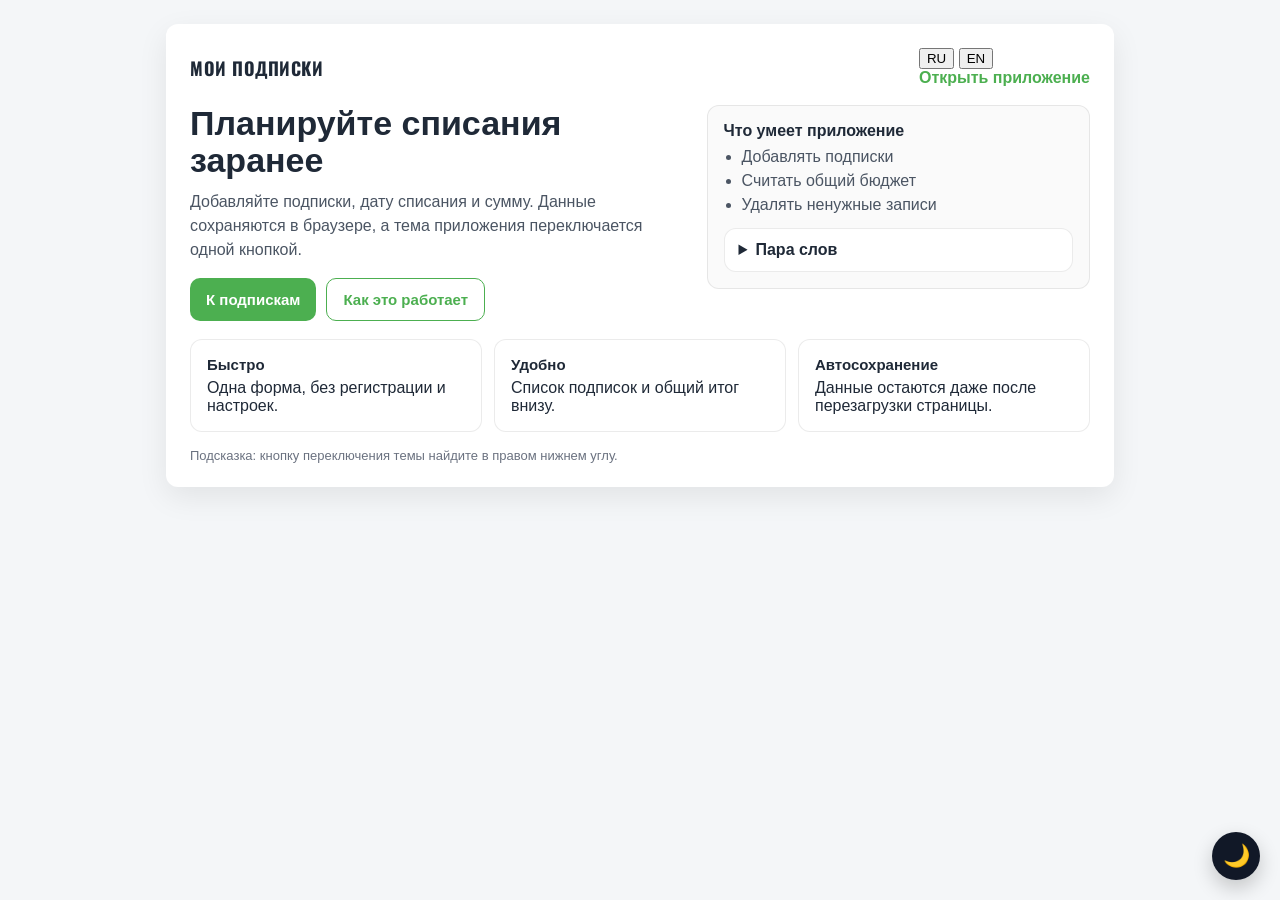
<file: index.html>
<!DOCTYPE html>
<html lang="ru">
<head>
    <meta charset="UTF-8">
    <meta name="viewport" content="width=device-width, initial-scale=1">
    <title>Учёт подписок — лендинг</title>

    <!-- ===== ШРИФТ Oswald ===== -->
    <link rel="preconnect" href="https://fonts.googleapis.com">
    <link rel="preconnect" href="https://fonts.gstatic.com" crossorigin>
    <link href="https://fonts.googleapis.com/css2?family=Oswald:wght@400;600;700&display=swap" rel="stylesheet">

    <!-- ===== СТИЛИ ===== -->
    <link rel="stylesheet" href="styles/index.css">
</head>

<body>
<div class="container">
    <div class="topbar">
        <div class="brand" data-i18n="brand">МОИ ПОДПИСКИ</div>
        <div class="topbar-actions">
            <div id="langSwitch" class="lang-switch" role="group">
                <button type="button" class="lang-btn lang-btn-active" data-lang="ru" aria-pressed="true">RU</button>
                <button type="button" class="lang-btn" data-lang="en" aria-pressed="false">EN</button>
            </div>
            <a class="nav-link" data-i18n="navApp" href="Приложение подписок.html">Открыть приложение</a>
        </div>
    </div>

    <div class="hero">
        <div>
            <h1 data-i18n="heroTitle">Планируйте списания заранее</h1>
            <p class="lead" data-i18n="heroLead">Добавляйте подписки, дату списания и сумму. Данные сохраняются в браузере, а тема приложения переключается одной кнопкой.</p>

            <div class="cta">
                <button type="button" class="btn btn-primary" onclick="location.href='Приложение подписок.html'" data-i18n="ctaPrimary">К подпискам</button>
                <button type="button" class="btn btn-ghost" onclick="document.getElementById('howItWorks').scrollIntoView({behavior: 'smooth'})" data-i18n="ctaHow">Как это работает</button>
            </div>
        </div>

        <div class="card">
            <h2 data-i18n="cardHeading">Что умеет приложение</h2>
            <ul>
                <li data-i18n="cardLi1">Добавлять подписки</li>
                <li data-i18n="cardLi2">Считать общий бюджет</li>
                <li data-i18n="cardLi3">Удалять ненужные записи</li>
            </ul>

            <details id="howItWorks">
                <summary data-i18n="detailsSummary">Пара слов</summary>
                <div class="details-hint" data-i18n="detailsHint">
                    Откройте страницу приложения, добавьте подписки и смотрите общую сумму. Выбор темы сохраняется в localStorage.
                </div>
            </details>
        </div>
    </div>

    <div class="features">
        <div class="feature">
            <h3 data-i18n="feat1Title">Быстро</h3>
            <div data-i18n="feat1Text">Одна форма, без регистрации и настроек.</div>
        </div>
        <div class="feature">
            <h3 data-i18n="feat2Title">Удобно</h3>
            <div data-i18n="feat2Text">Список подписок и общий итог внизу.</div>
        </div>
        <div class="feature">
            <h3 data-i18n="feat3Title">Автосохранение</h3>
            <div data-i18n="feat3Text">Данные остаются даже после перезагрузки страницы.</div>
        </div>
    </div>

    <div class="footer" data-i18n="footerHint">
        Подсказка: кнопку переключения темы найдите в правом нижнем углу.
    </div>
</div>

<button id="themeToggle" class="theme-toggle" onclick="toggleTheme()" title="Переключить тему">🌙</button>

<!-- ===== JAVASCRIPT ===== -->
<script src="scripts/index.js"></script>
</body>
</html>


<script src="scripts/index.js"></script>
</body>
</html>
</file>
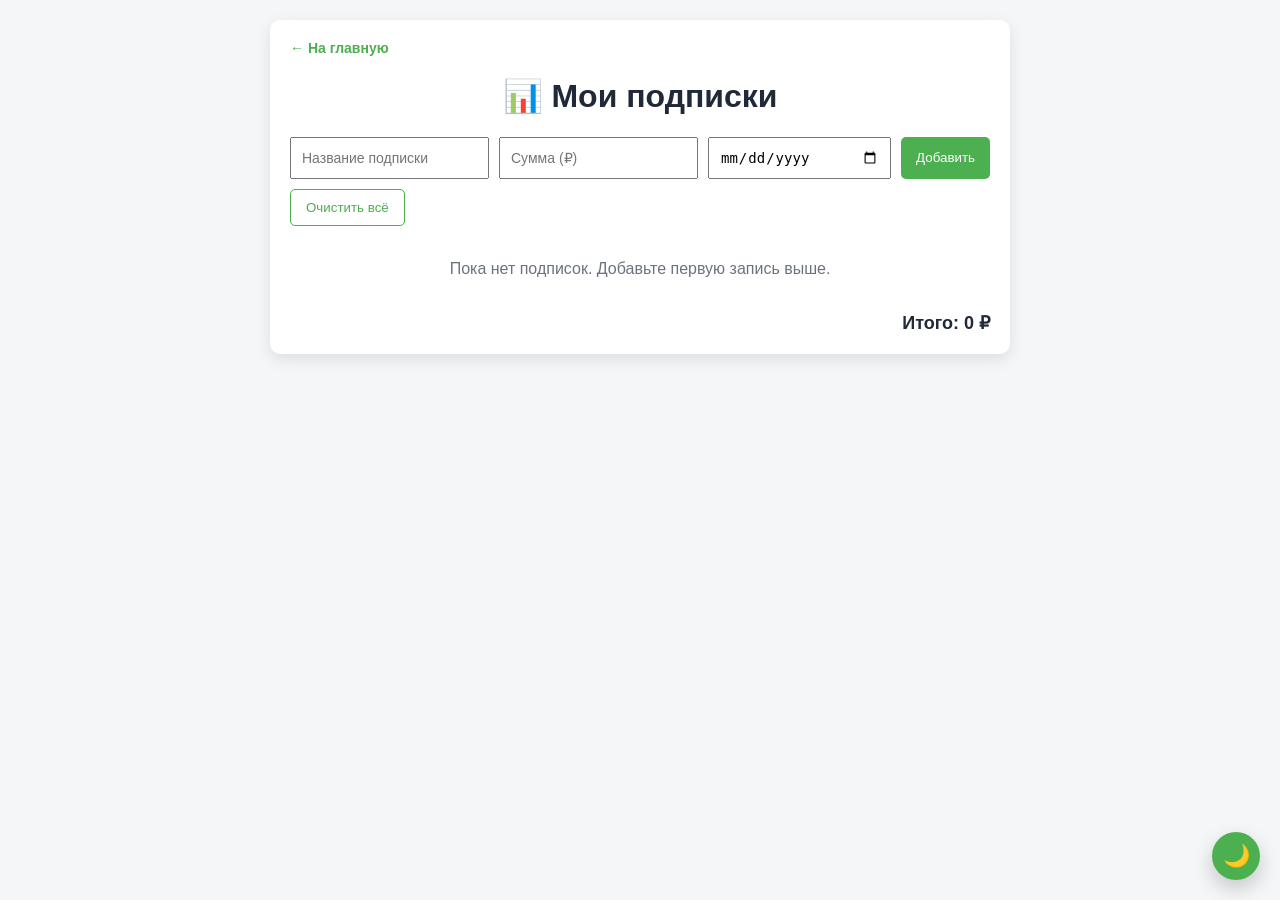
<file: Приложение подписок.html>
<!DOCTYPE html>
<html lang="ru">
<head>
    <meta charset="UTF-8">
    <title>Учёт подписок</title>

    <!-- ===== СТИЛИ ===== -->
    <style>
        body {
            font-family: Arial, sans-serif;
            background: #f4f6f8;
            color: #1f2937;
            margin: 0;
            padding: 20px;
            transition: background 0.25s ease, color 0.25s ease;
        }

        .container {
            max-width: 700px;
            margin: auto;
            background: white;
            padding: 20px;
            border-radius: 10px;
            box-shadow: 0 5px 15px rgba(0,0,0,0.1);
            transition: background 0.25s ease, box-shadow 0.25s ease;
        }

        h1 {
            text-align: center;
        }

        .topbar {
            display: flex;
            justify-content: space-between;
            align-items: center;
            gap: 12px;
            margin-bottom: 10px;
        }

        .back-link {
            color: #4CAF50;
            text-decoration: none;
            font-weight: 700;
            font-size: 14px;
        }

        .back-link:hover {
            text-decoration: underline;
        }

        .form {
            display: flex;
            gap: 10px;
            margin-bottom: 20px;
            flex-wrap: wrap;
        }

        input {
            padding: 10px;
            font-size: 14px;
            flex: 1;
        }

        button {
            padding: 10px 15px;
            border: none;
            background: #4CAF50;
            color: white;
            cursor: pointer;
            border-radius: 5px;
        }

        button:hover {
            background: #45a049;
        }

        .secondary-btn {
            background: transparent;
            color: #4CAF50;
            border: 1px solid #4CAF50;
        }

        .secondary-btn:hover {
            background: rgba(76, 175, 80, 0.08);
        }

        .subscription {
            display: flex;
            justify-content: space-between;
            align-items: center;
            padding: 10px;
            border-bottom: 1px solid #ddd;
        }

        .subscription-info {
            display: flex;
            flex-direction: column;
        }

        .delete-btn {
            background: red;
        }

        .delete-btn:hover {
            background: darkred;
        }

        .total {
            margin-top: 20px;
            font-size: 18px;
            font-weight: bold;
            text-align: right;
        }

        .empty {
            padding: 14px 10px;
            color: #6b7280;
            text-align: center;
        }

        /* ===== КНОПКА ПЕРЕКЛЮЧЕНИЯ ТЕМЫ (ПРАВЫЙ НИЖНИЙ УГОЛ) ===== */
        .theme-toggle {
            position: fixed;
            right: 20px;
            bottom: 20px;
            width: 48px;
            height: 48px;
            padding: 0;
            border-radius: 50%;
            font-size: 22px;
            line-height: 1;
            box-shadow: 0 8px 20px rgba(0, 0, 0, 0.2);
            z-index: 1000;
        }

        /* ===== ТЁМНАЯ ТЕМА ===== */
        body.dark-theme {
            background: #111827;
            color: #e5e7eb;
        }

        body.dark-theme .container {
            background: #1f2937;
            box-shadow: 0 8px 24px rgba(0,0,0,0.45);
        }

        body.dark-theme input {
            background: #374151;
            color: #f3f4f6;
            border: 1px solid #4b5563;
        }

        body.dark-theme input::placeholder {
            color: #cbd5e1;
        }

        body.dark-theme .subscription {
            border-bottom: 1px solid #374151;
        }

        body.dark-theme .back-link {
            color: #86efac;
        }

        body.dark-theme .secondary-btn {
            border-color: #86efac;
            color: #86efac;
        }

        body.dark-theme .empty {
            color: #9ca3af;
        }
    </style>
</head>

<body>

<div class="container">
    <!-- ===== НАВИГАЦИЯ ===== -->
    <div class="topbar">
        <a class="back-link" href="index.html" title="На главную">← На главную</a>
        <span></span>
    </div>

    <h1>📊 Мои подписки</h1>

    <!-- ===== ФОРМА ДОБАВЛЕНИЯ ===== -->
    <div class="form">
        <input type="text" id="name" placeholder="Название подписки">
        <input type="number" id="price" placeholder="Сумма (₽)">
        <input type="date" id="date">
        <button onclick="addSubscription()">Добавить</button>
        <button type="button" class="secondary-btn" onclick="resetAll()">Очистить всё</button>
    </div>

    <!-- ===== СПИСОК ===== -->
    <div id="list"></div>

    <!-- ===== ОБЩАЯ СУММА ===== -->
    <div class="total" id="total">Итого: 0 ₽</div>
</div>

<!-- ===== КНОПКА ПЕРЕКЛЮЧЕНИЯ ТЕМЫ ===== -->
<button id="themeToggle" class="theme-toggle" onclick="toggleTheme()" title="Переключить тему">🌙</button>

<!-- ===== JAVASCRIPT ===== -->
<script>
    // ===== ХРАНЕНИЕ ДАННЫХ =====
    let subscriptions = JSON.parse(localStorage.getItem('subscriptions')) || [];

        const numberFormatter = new Intl.NumberFormat('ru-RU');

        function formatRub(amount) {
            return numberFormatter.format(amount);
        }

    // ===== СОХРАНЕНИЕ В localStorage =====
    function save() {
        localStorage.setItem('subscriptions', JSON.stringify(subscriptions));
    }

    // ===== ПЕРЕКЛЮЧЕНИЕ ТЕМЫ =====
    function toggleTheme() {
        const isDark = document.body.classList.toggle('dark-theme');
        localStorage.setItem('theme', isDark ? 'dark' : 'light');
        updateThemeButton(isDark);
    }

    // ===== ОБНОВЛЕНИЕ ВИДА КНОПКИ ТЕМЫ =====
    function updateThemeButton(isDark) {
        const btn = document.getElementById('themeToggle');
        btn.innerText = isDark ? '☀️' : '🌙';
        btn.title = isDark ? 'Включить светлую тему' : 'Включить тёмную тему';
    }

    // ===== ВОССТАНОВЛЕНИЕ ТЕМЫ ПРИ ЗАГРУЗКЕ =====
    function initTheme() {
        const savedTheme = localStorage.getItem('theme');
        const isDark = savedTheme === 'dark';

        if (isDark) {
            document.body.classList.add('dark-theme');
        }

        updateThemeButton(isDark);
    }

    // ===== ДОБАВЛЕНИЕ ПОДПИСКИ =====
    function addSubscription() {
            const name = document.getElementById('name').value.trim();
            const priceRaw = document.getElementById('price').value;
            const price = Number(priceRaw);
        const date = document.getElementById('date').value;

            if (!name || !priceRaw || !date) {
                alert('Заполните все поля!');
                return;
            }

            if (!Number.isFinite(price) || price <= 0) {
                alert('Сумма должна быть числом больше 0!');
            return;
        }

        subscriptions.push({
                id: Date.now() + Math.floor(Math.random() * 1000),
            name,
            price: Number(price),
            date
        });

        save();
        render();

        // очистка формы
        document.getElementById('name').value = '';
        document.getElementById('price').value = '';
        document.getElementById('date').value = '';
    }

    // ===== УДАЛЕНИЕ =====
    function deleteSubscription(id) {
        subscriptions = subscriptions.filter(sub => sub.id !== id);
        save();
        render();
    }

    // ===== ОЧИСТКА ВСЕХ ПОДПИСОК =====
    function resetAll() {
        if (!confirm('Точно очистить все подписки?')) return;
        subscriptions = [];
        save();
        render();
    }

    // ===== ОТРИСОВКА =====
    function render() {
        const list = document.getElementById('list');
        list.innerHTML = '';

        let total = 0;

        if (subscriptions.length === 0) {
            const empty = document.createElement('div');
            empty.className = 'empty';
            empty.innerText = 'Пока нет подписок. Добавьте первую запись выше.';
            list.appendChild(empty);
            document.getElementById('total').innerText = 'Итого: 0 ₽';
            return;
        }

        subscriptions.forEach(sub => {
            const priceNumber = Number(sub.price) || 0;
            total += priceNumber;

            const div = document.createElement('div');
            div.className = 'subscription';

            div.innerHTML = `
                <div class="subscription-info">
                    <strong>${sub.name}</strong>
                    <span>Списание: ${sub.date}</span>
                    <span>${formatRub(priceNumber)} ₽</span>
                </div>
                <button class="delete-btn" onclick="deleteSubscription(${sub.id})">Удалить</button>
            `;

            list.appendChild(div);
        });

        document.getElementById('total').innerText = 'Итого: ' + formatRub(total) + ' ₽';
    }

    // ===== ЗАПУСК =====
    initTheme();
    render();
</script>

</body>
</html>
</file>
<file: styles/index.css>
body {
    font-family: Arial, sans-serif;
    margin: 0;
    padding: 24px 16px;
    background: #f4f6f8;
    color: #1f2937;
    transition: background 0.25s ease, color 0.25s ease;
}

.container {
    max-width: 900px;
    margin: 0 auto;
    background: white;
    border-radius: 12px;
    box-shadow: 0 10px 30px rgba(0,0,0,0.08);
    padding: 24px;
    transition: background 0.25s ease, box-shadow 0.25s ease;
}

.topbar {
    display: flex;
    align-items: center;
    justify-content: space-between;
    gap: 12px;
    margin-bottom: 18px;
}

.brand {
    font-weight: 700;
    font-size: 18px;
    font-family: 'Oswald', Arial, sans-serif;
    text-transform: uppercase;
    letter-spacing: 0.5px;
}

.nav-link {
    color: #4CAF50;
    text-decoration: none;
    font-weight: 600;
}

.nav-link:hover {
    text-decoration: underline;
}

.hero {
    display: grid;
    grid-template-columns: 1.3fr 1fr;
    gap: 18px;
    align-items: start;
}

@media (max-width: 780px) {
    .hero {
        grid-template-columns: 1fr;
    }
}

h1 {
    margin: 0 0 10px 0;
    font-size: 34px;
    line-height: 1.1;
}

.lead {
    margin: 0 0 16px 0;
    color: #4b5563;
    font-size: 16px;
    line-height: 1.5;
}

.cta {
    display: flex;
    gap: 10px;
    flex-wrap: wrap;
    margin-top: 10px;
}

.btn {
    border: none;
    cursor: pointer;
    border-radius: 10px;
    padding: 12px 16px;
    font-size: 15px;
    font-weight: 700;
}

.btn-primary {
    background: #4CAF50;
    color: white;
}

.btn-primary:hover {
    background: #45a049;
}

.btn-ghost {
    background: transparent;
    color: #4CAF50;
    border: 1px solid #4CAF50;
}

.btn-ghost:hover {
    background: rgba(76, 175, 80, 0.08);
}

.card {
    border: 1px solid rgba(0,0,0,0.08);
    border-radius: 12px;
    padding: 16px;
    background: #fafafa;
}

.card h2 {
    margin: 0 0 8px 0;
    font-size: 16px;
}

.card ul {
    margin: 0;
    padding-left: 18px;
}

.card li {
    margin: 6px 0;
    color: #4b5563;
}

.features {
    display: grid;
    grid-template-columns: repeat(3, minmax(0, 1fr));
    gap: 12px;
    margin-top: 18px;
}

@media (max-width: 900px) {
    .features {
        grid-template-columns: 1fr;
    }
}

.feature {
    border: 1px solid rgba(0,0,0,0.08);
    border-radius: 12px;
    padding: 16px;
    background: #fff;
}

.feature h3 {
    margin: 0 0 6px 0;
    font-size: 15px;
}

details {
    margin-top: 14px;
    border: 1px solid rgba(0,0,0,0.08);
    border-radius: 12px;
    padding: 12px 14px;
    background: #fff;
}

summary {
    cursor: pointer;
    font-weight: 700;
}

.footer {
    margin-top: 16px;
    color: #6b7280;
    font-size: 13px;
}

/* ===== ТЕМА ===== */
.theme-toggle {
    position: fixed;
    right: 20px;
    bottom: 20px;
    width: 48px;
    height: 48px;
    padding: 0;
    border-radius: 50%;
    border: none;
    cursor: pointer;
    font-size: 22px;
    line-height: 1;
    box-shadow: 0 8px 20px rgba(0, 0, 0, 0.2);
    background: #111827;
    color: white;
    z-index: 1000;
    transition: background 0.25s ease, transform 0.15s ease;
}

.theme-toggle:hover {
    transform: translateY(-1px);
}

body.dark-theme {
    background: #111827;
    color: #e5e7eb;
}

body.dark-theme .container {
    background: #1f2937;
    box-shadow: 0 8px 24px rgba(0,0,0,0.45);
}

body.dark-theme .card {
    background: #111827;
    border-color: rgba(255,255,255,0.08);
}

body.dark-theme .feature {
    background: #111827;
    border-color: rgba(255,255,255,0.08);
}

body.dark-theme details {
    background: #111827;
    border-color: rgba(255,255,255,0.08);
}

body.dark-theme .lead {
    color: #cbd5e1;
}

body.dark-theme .nav-link {
    color: #86efac;
}

body.dark-theme .btn-ghost {
    border-color: #86efac;
    color: #86efac;
}

body.dark-theme .btn-ghost:hover {
    background: rgba(134, 239, 172, 0.10);
}
</file>
